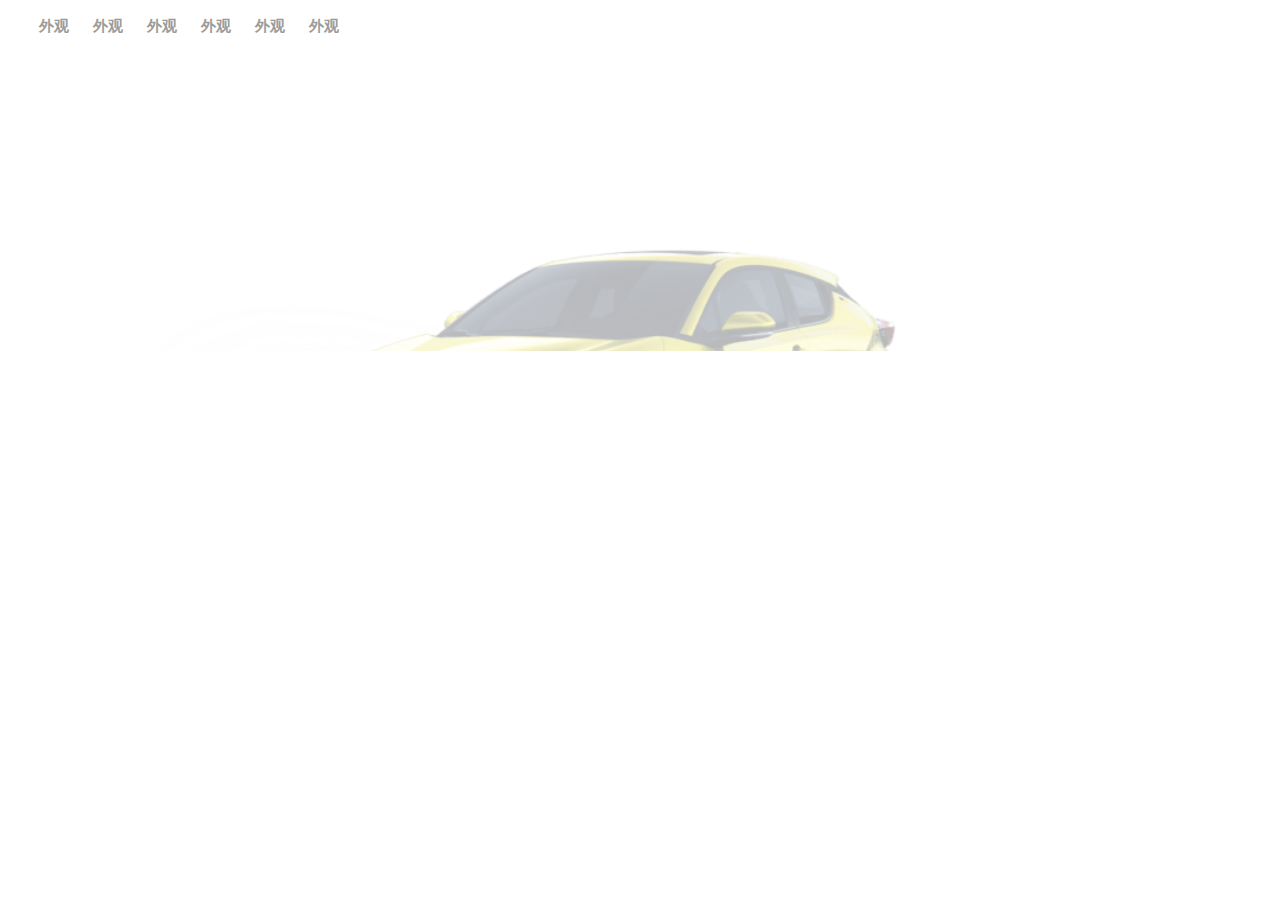
<file: index.html>
<!DOCTYPE html>
<html lang="en">

<head>
    <meta charset="UTF-8">
    <!-- <meta name="viewport"
        content="width=device-width, height=device-height, initial-scale=1.0, user-scalable=0, minimum-scale=1.0, maximum-scale=1.0"> -->
    <title>threesixty-test</title>
    <link rel="stylesheet" href="./css/threesixty.css">

    <!-- <script src="./js/jquery-3.4.1.js"></script> -->
    <script src="./js/jquery-1.11.3.js"></script>
    <script src="./js/threesixty.js"></script>
     <script src="./js/flexible.js"></script>
    <script src="https://res2.wx.qq.com/open/js/jweixin-1.4.0.js"></script>
    <style>
        html,
        body {
            height: 100vh;
        }

        .threesixty {
            width: 100%;
            /* height: 100vh; */
            height: 35%;
        }

        * {
            margin: 0;
            padding: 0;
        }
    </style>
        <link rel="stylesheet" href="./css//index.css">
</head>

<body>
    <div class="nav">
        <span>外观</span>
        <span>外观</span>
        <span>外观</span>
        <span>外观</span>
        <span>外观</span>
        <span>外观</span>
    </div>
    <div class="threesixty">
        <div class="spinner">
            <span>0%</span>
        </div>
        <div class="threesixty_images "></div>
    </div>
</body>
<script>
    $(window).ready(function () {
        $('.threesixty').ThreeSixty({
            totalFrames: 12, //图片的总数
            endFrame: 2,
            currentFrame: 1, //初始化时现实的第几个元素
            imgList: '.threesixty_images', //显示图片的父级div
            progress: '.spinner', //显示进度的div
            imagePath: 'images/car/', //图片的路径
            filePrefix: 'yellow000', //用到的图片的前缀名称
            ext: '.png', //存放的图片的后缀名（要一致）
            height: "30%", //显示区域的高度
            width: "100%", //显示区域的宽度
            navigation: true, //是否显示导航条（可以进行的操作：上一步   下一步   开始自动旋转）
            disableSpin: false
        });
    });
</script>

</html>
</file>
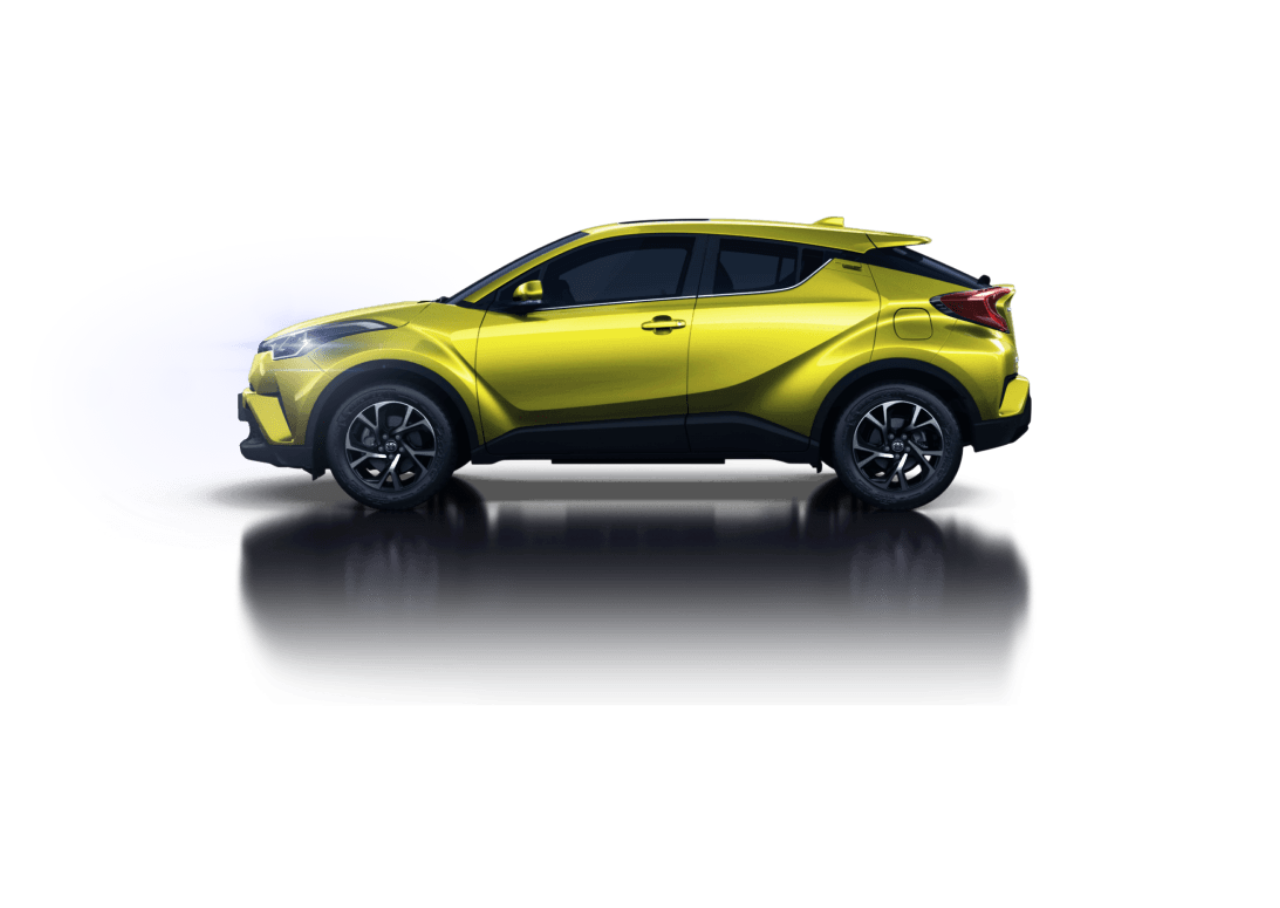
<file: index2.html>
<!DOCTYPE html>
<html lang="en">
<head>
    <meta charset="UTF-8">
    <meta name="viewport"
	content="width=device-width, height=device-height, initial-scale=1.0, user-scalable=0, minimum-scale=1.0, maximum-scale=1.0">
    <title>threesixty-test</title>
    <link rel="stylesheet" href="./css/threesixty.css">
    <!-- <script src="./js/jquery-3.4.1.js"></script> -->
    <script src="./js/jquery-1.11.3.js"></script>
    <script src="./js/threesixty.js"></script>
    <style>
        html,body{
            height: 100vh;
        }
        .threesixty{
            width: 100%;
            height: 100vh;
        }
        img{
            display:block;
            width: 100%;
            height: auto;
        }
    </style>
</head>
<body>
    <div class="threesixty">
        <img id="img" src="images/car/yellow0001.png" alt="" srcset="">
    </div>
</body>
<script>
$(window).ready(function(){
    var img = document.getElementById('img');
 
    var index =1;
    var lastIndex = 1;
    var num = 12;
    var speed = 20;
 
    document.onmousedown = function(e){
        e = e||window.event;
        document.body.style.cursor='w-resize';
        //记录当前按下的位置
        startX = e.clientX;
        document.onmousemove = function(evt){
            evt = evt||window.event;
            //dis是移动了多少距离,向右拉时:evt.clientX为正,dis为负数,那么就图片
            var dis = startX - evt.clientX;
            //根据移动多少距离来移动多少张图片,
            //lastIndex记录最后一次停留的图片.jpg
            index = Math.floor(dis/speed)%num+lastIndex;
            //index会有正有负
            if(index<0){
                index = index%num+num;
            }else if(index>=num){
                index = index%num;
            }
            showImg();
            evt.preventDefault();
        }
        function showImg(){
            if(index<0){
                index = num ;
            }else if(index>=num){
                index = 1;
            }
            img.src = 'images/car/yellow000'+index+'.png';
        }
    }

    document.onmouseup = function () {
        document.onmousemove = null;
        document.body.style.cursor = '';
        lastIndex = index;//将最后停留的图片给赋值
    };

});
</script>
</html>
</file>
<file: css/threesixty.css>
.threesixty {
  position: relative;
  overflow: hidden;
  margin: 0 auto;
}
.threesixty .threesixty_images {
  display: none;
  list-style: none;
  margin: 0;
  padding: 0;
}
.threesixty .threesixty_images img {
  position: absolute;
  top: 0;
  width: 100%;
  height: auto;
}
.threesixty .threesixty_images img.previous-image {
  visibility: hidden;
  /*
           Do not put here any other styles.
           It causes massive recalc / repaints and image flickering,
           especially on Firefox.
        */

}
.threesixty .threesixty_images img.current-image {
  visibility: visible;
  /*
           Do not put here any other styles.
           It causes massive recalc / repaints and image flickering,
           especially on Firefox.
        */

}
.threesixty .spinner {
  width: 60px;
  display: block;
  margin: 0 auto;
  height: 30px;
  background: #333;
  background: rgba(0, 0, 0, 0.7);
  -webkit-border-radius: 5px;
  -moz-border-radius: 5px;
  border-radius: 5px;
}
.threesixty .spinner span {
  font-family: Arial, "MS Trebuchet", sans-serif;
  font-size: 12px;
  font-weight: bolder;
  color: #FFF;
  text-align: center;
  line-height: 30px;
  display: block;
}
.threesixty .nav_bar {
  position: absolute;
  top: 10px;
  right: 10px;
  z-index: 11;
      display: none;
}
.threesixty .nav_bar a {
  display: block;
  width: 32px;
  height: 32px;
  float: left;
  background: url(/assets/sprites.png) no-repeat;
  text-indent: -99999px;
}
.threesixty .nav_bar a.nav_bar_play {
  background-position: 0 0 !important;
}
.threesixty .nav_bar a.nav_bar_previous {
  background-position: 0 -73px !important;
}
.threesixty .nav_bar a.nav_bar_stop {
  background-position: 0 -37px !important;
}
.threesixty .nav_bar a.nav_bar_next {
  background-position: 0 -104px !important;
}
/* html */
.threesixty:-webkit-full-screen {
  background: #ffffff;
  width: 100%;
  height: 100%;
  margin-top: 0;
  padding-top: 200px;
}
.threesixty:-moz-full-screen {
  background: #ffffff;
  width: 100%;
  height: 100%;
  margin-top: 0;
  padding-top: 200px;
}
</file>
<file: css/index.css>
.nav{
   display: flex;
  flex-shrink:0;
  font-size: 15px;
  font-family: PingFangSC-Semibold,
  PingFang SC;
  font-weight: 600;
  color: #9B9B9B;
  margin-top: 17px;
  margin-left: 27px;
}
.nav span{
    padding: 0 12px;
}
.nav .act{
    color:#3370FF;
}
</file>
